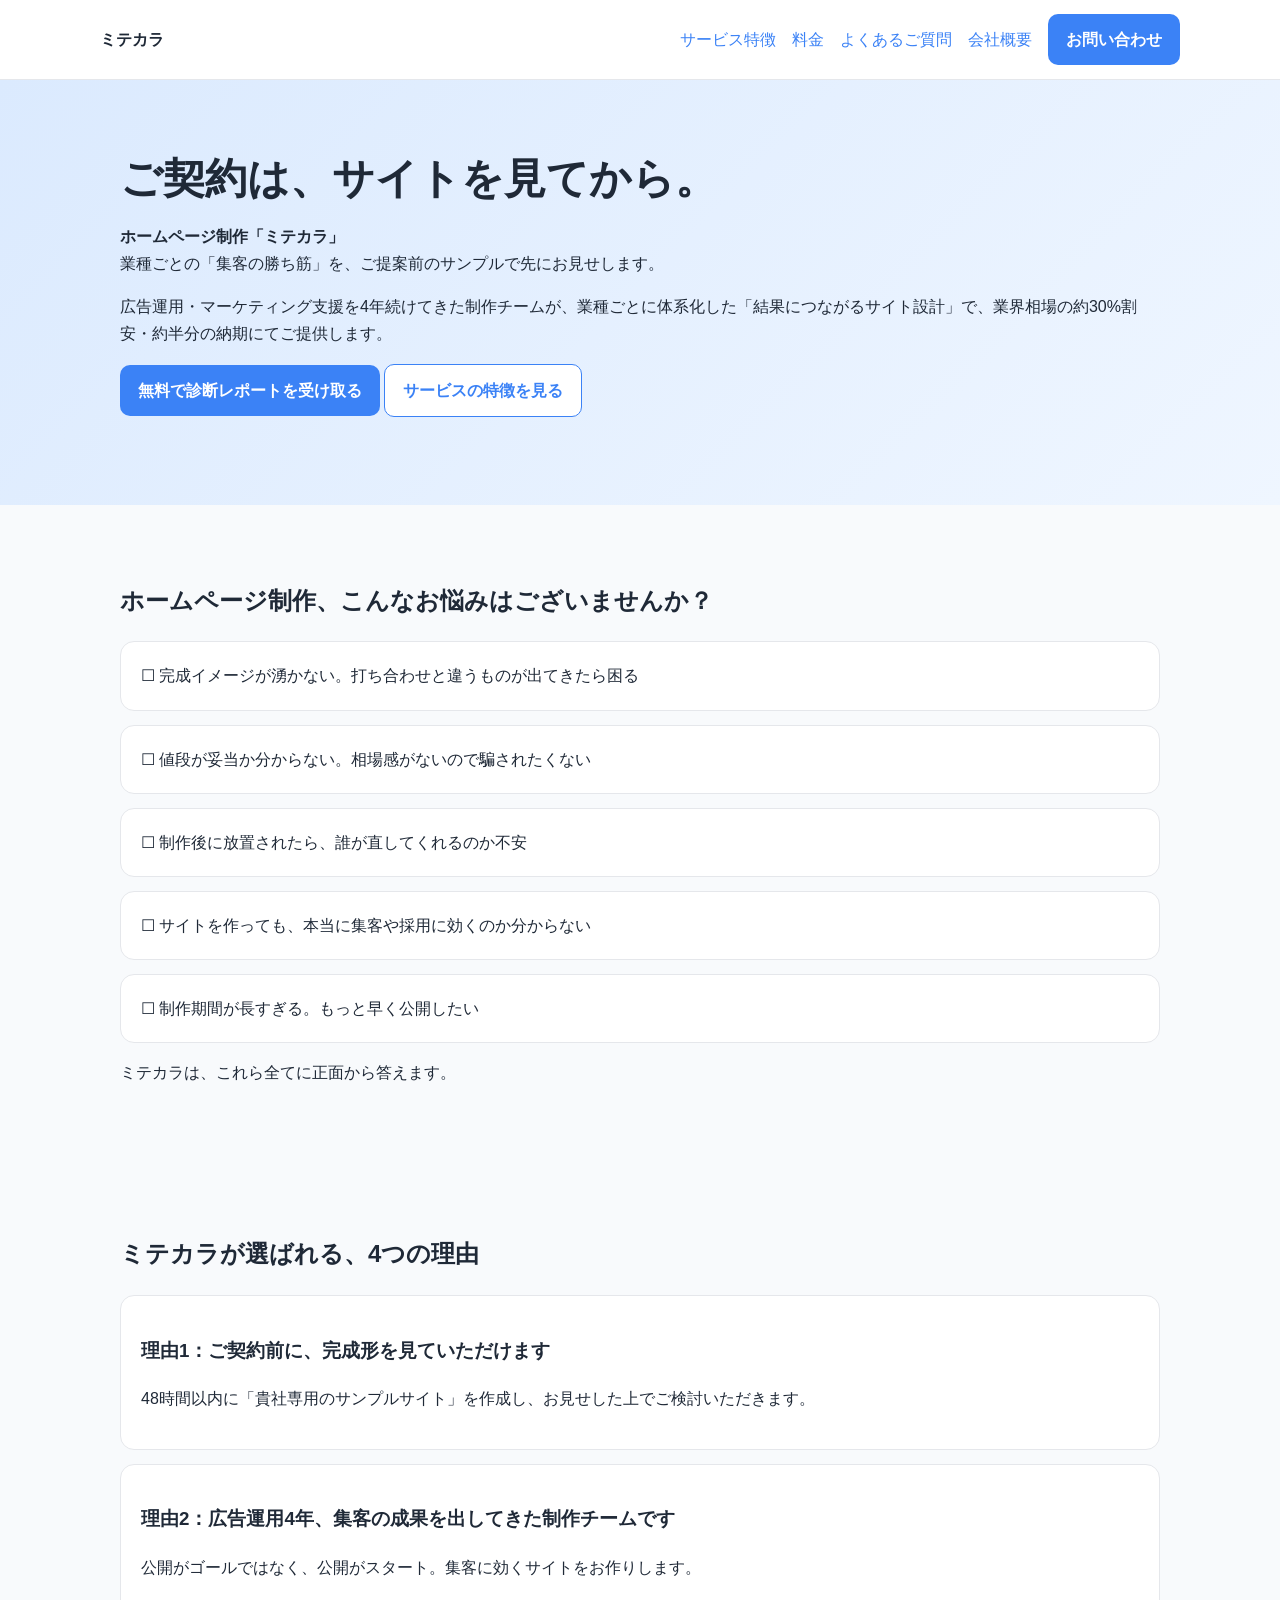
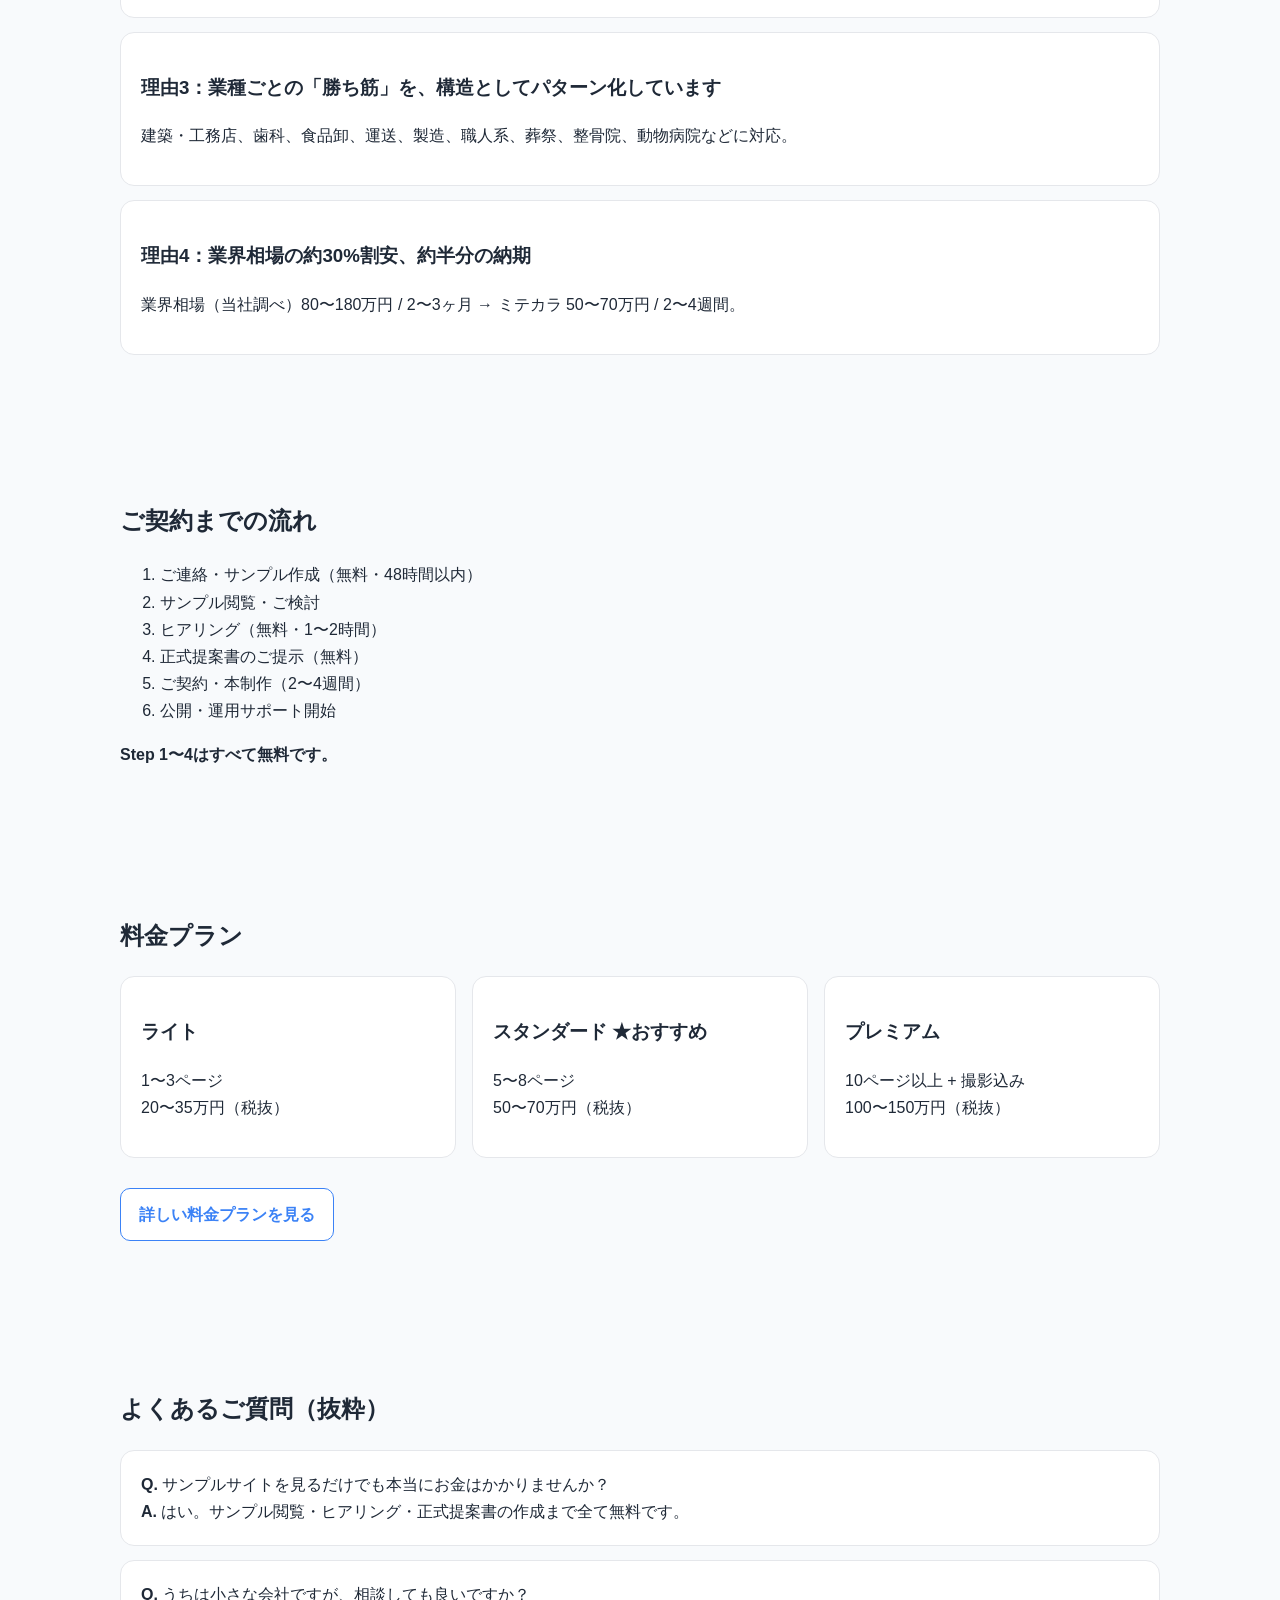
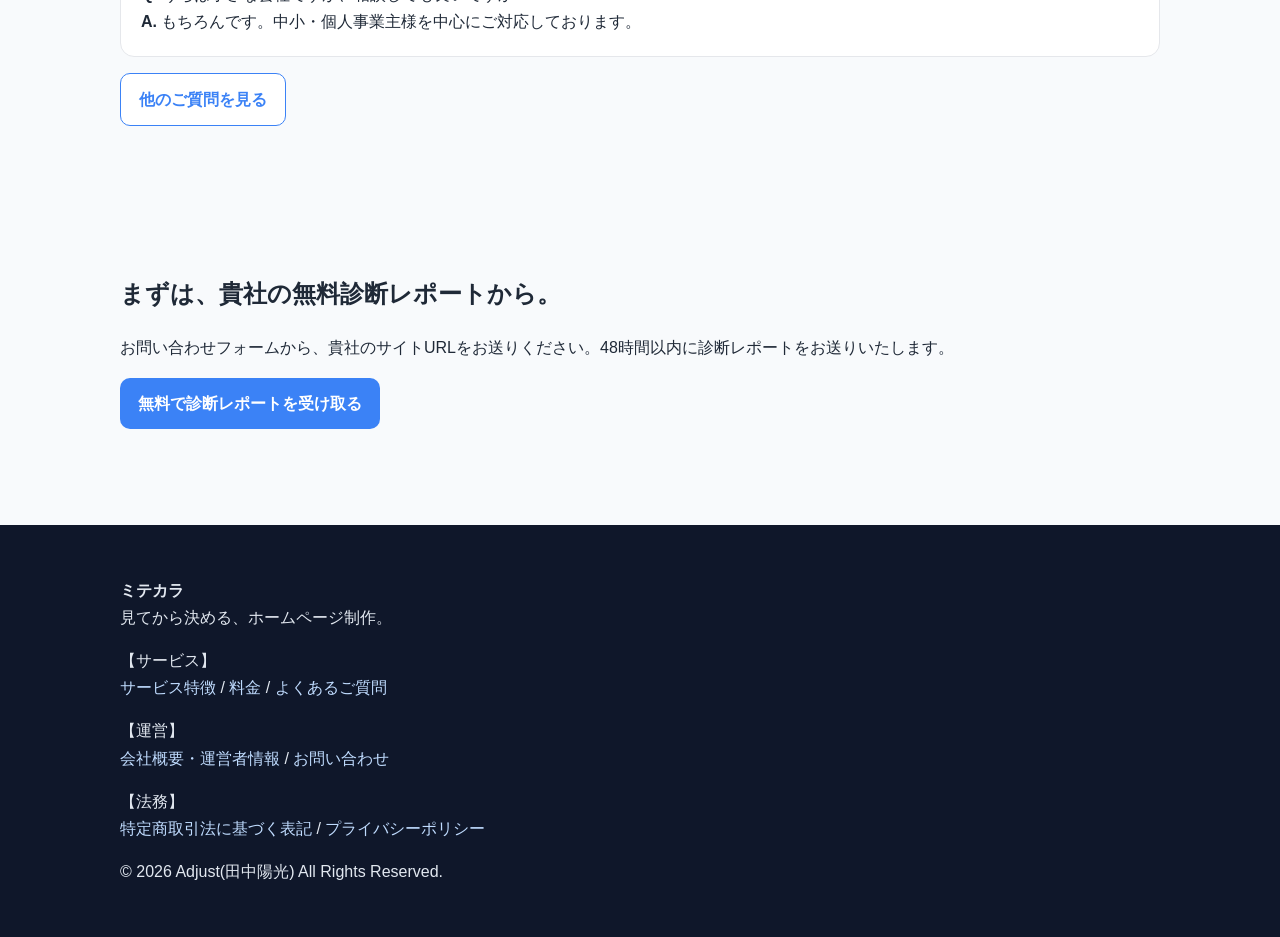
<file: index.html>
<!doctype html><html lang="ja"><head><meta charset="UTF-8"><meta name="viewport" content="width=device-width,initial-scale=1"><title>ミテカラ | 見てから決めるホームページ制作</title><link rel="stylesheet" href="/styles.css"></head><body>
<header><div class="container nav"><div class="logo">ミテカラ</div><nav class="nav-links"><a href="/#features">サービス特徴</a><a href="/pricing.html">料金</a><a href="/faq.html">よくあるご質問</a><a href="/about.html">会社概要</a><a class="btn" href="/contact/index.html">お問い合わせ</a></nav></div></header>
<main>
<section class="hero"><div class="container"><h1>ご契約は、サイトを見てから。</h1><p><strong>ホームページ制作「ミテカラ」</strong><br>業種ごとの「集客の勝ち筋」を、ご提案前のサンプルで先にお見せします。</p><p>広告運用・マーケティング支援を4年続けてきた制作チームが、業種ごとに体系化した「結果につながるサイト設計」で、業界相場の約30%割安・約半分の納期にてご提供します。</p><p><a class="btn" href="/contact/index.html?type=diagnosis">無料で診断レポートを受け取る</a> <a class="btn secondary" href="#features">サービスの特徴を見る</a></p></div></section>
<section><div class="container"><h2>ホームページ制作、こんなお悩みはございませんか？</h2><div class="card">☐ 完成イメージが湧かない。打ち合わせと違うものが出てきたら困る</div><div class="card">☐ 値段が妥当か分からない。相場感がないので騙されたくない</div><div class="card">☐ 制作後に放置されたら、誰が直してくれるのか不安</div><div class="card">☐ サイトを作っても、本当に集客や採用に効くのか分からない</div><div class="card">☐ 制作期間が長すぎる。もっと早く公開したい</div><p>ミテカラは、これら全てに正面から答えます。</p></div></section>
<section id="features"><div class="container"><h2>ミテカラが選ばれる、4つの理由</h2><div class="card"><h3>理由1：ご契約前に、完成形を見ていただけます</h3><p>48時間以内に「貴社専用のサンプルサイト」を作成し、お見せした上でご検討いただきます。</p></div><div class="card"><h3>理由2：広告運用4年、集客の成果を出してきた制作チームです</h3><p>公開がゴールではなく、公開がスタート。集客に効くサイトをお作りします。</p></div><div class="card"><h3>理由3：業種ごとの「勝ち筋」を、構造としてパターン化しています</h3><p>建築・工務店、歯科、食品卸、運送、製造、職人系、葬祭、整骨院、動物病院などに対応。</p></div><div class="card"><h3>理由4：業界相場の約30%割安、約半分の納期</h3><p>業界相場（当社調べ）80〜180万円 / 2〜3ヶ月 → ミテカラ 50〜70万円 / 2〜4週間。</p></div></div></section>
<section><div class="container"><h2>ご契約までの流れ</h2><ol><li>ご連絡・サンプル作成（無料・48時間以内）</li><li>サンプル閲覧・ご検討</li><li>ヒアリング（無料・1〜2時間）</li><li>正式提案書のご提示（無料）</li><li>ご契約・本制作（2〜4週間）</li><li>公開・運用サポート開始</li></ol><p><strong>Step 1〜4はすべて無料です。</strong></p></div></section>
<section><div class="container"><h2>料金プラン</h2><div class="grid-3"><div class="card"><h3>ライト</h3><p>1〜3ページ<br>20〜35万円（税抜）</p></div><div class="card"><h3>スタンダード ★おすすめ</h3><p>5〜8ページ<br>50〜70万円（税抜）</p></div><div class="card"><h3>プレミアム</h3><p>10ページ以上 + 撮影込み<br>100〜150万円（税抜）</p></div></div><p><a class="btn secondary" href="/pricing.html">詳しい料金プランを見る</a></p></div></section>
<section><div class="container"><h2>よくあるご質問（抜粋）</h2><div class="card"><strong>Q.</strong> サンプルサイトを見るだけでも本当にお金はかかりませんか？<br><strong>A.</strong> はい。サンプル閲覧・ヒアリング・正式提案書の作成まで全て無料です。</div><div class="card"><strong>Q.</strong> うちは小さな会社ですが、相談しても良いですか？<br><strong>A.</strong> もちろんです。中小・個人事業主様を中心にご対応しております。</div><p><a class="btn secondary" href="/faq.html">他のご質問を見る</a></p></div></section>
<section><div class="container"><h2>まずは、貴社の無料診断レポートから。</h2><p>お問い合わせフォームから、貴社のサイトURLをお送りください。48時間以内に診断レポートをお送りいたします。</p><a class="btn" href="/contact/index.html?type=diagnosis">無料で診断レポートを受け取る</a></div></section>
</main>
<footer><div class="container"><p><strong>ミテカラ</strong><br>見てから決める、ホームページ制作。</p><p>【サービス】<br><a href="/#features">サービス特徴</a> / <a href="/pricing.html">料金</a> / <a href="/faq.html">よくあるご質問</a></p><p>【運営】<br><a href="/about.html">会社概要・運営者情報</a> / <a href="/contact/index.html">お問い合わせ</a></p><p>【法務】<br><a href="/legal/tokutei.html">特定商取引法に基づく表記</a> / <a href="/legal/privacy.html">プライバシーポリシー</a></p><p>© 2026 Adjust(田中陽光) All Rights Reserved.</p></div></footer>
</body></html>
</file>
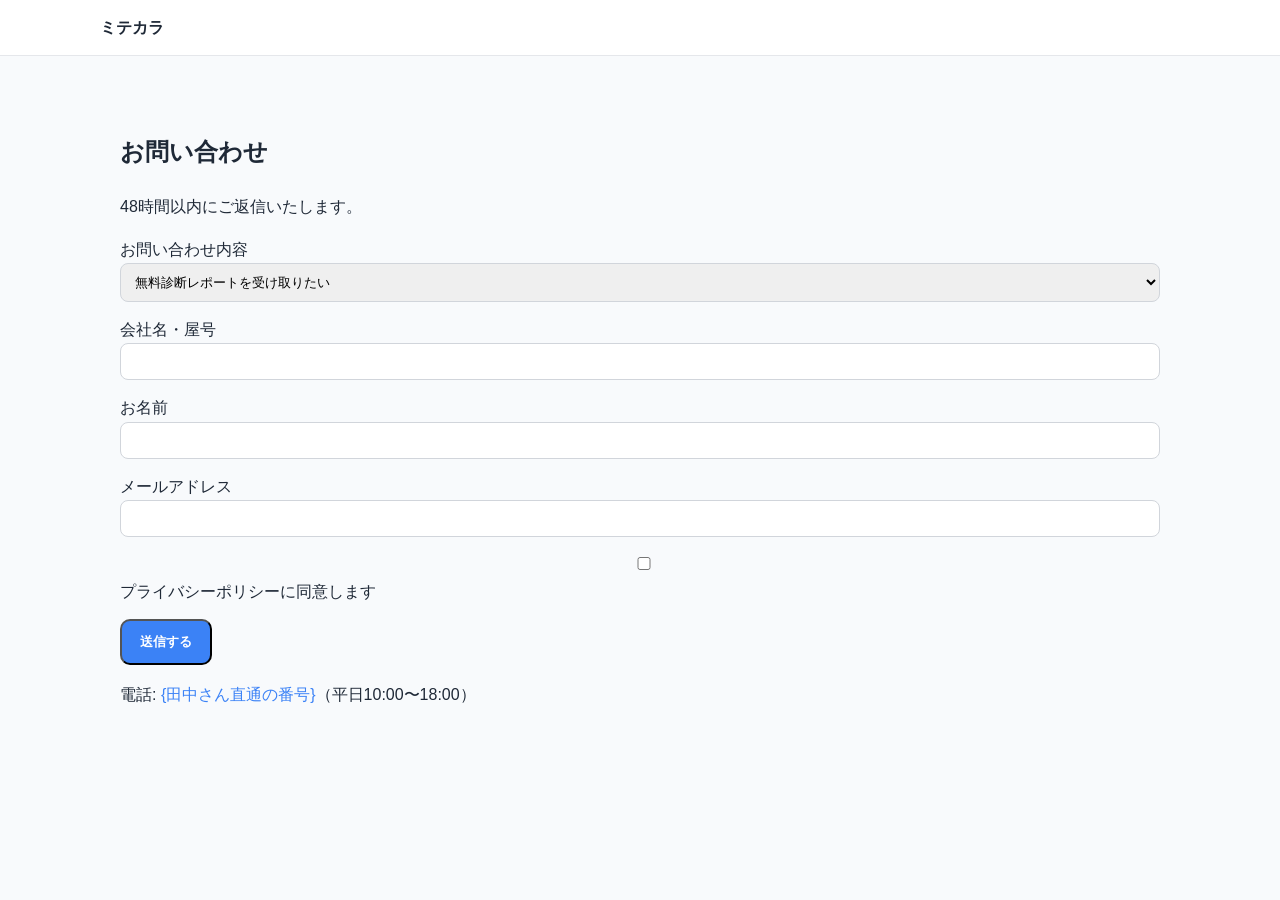
<file: contact/index.html>
<!doctype html><html lang="ja"><head><meta charset="UTF-8"><meta name="viewport" content="width=device-width,initial-scale=1"><title>お問い合わせ | ミテカラ</title><link rel="stylesheet" href="/styles.css"></head><body><header><div class="container nav"><div class="logo">ミテカラ</div></div></header><main class="container"><section><h1>お問い合わせ</h1><p>48時間以内にご返信いたします。</p><form action="/contact/thanks.html"><div class="row"><label>お問い合わせ内容</label><select><option>無料診断レポートを受け取りたい</option><option>サンプルサイトを作ってほしい</option><option>お見積りを依頼したい</option><option>サービス内容について質問したい</option><option>その他</option></select></div><div class="row"><label>会社名・屋号</label><input required></div><div class="row"><label>お名前</label><input required></div><div class="row"><label>メールアドレス</label><input type="email" required></div><div class="row"><label><input type="checkbox" required> プライバシーポリシーに同意します</label></div><button class="btn" type="submit">送信する</button></form><p>電話: <a href="tel:{田中さん直通の番号}">{田中さん直通の番号}</a>（平日10:00〜18:00）</p></section></main></body></html>
</file>
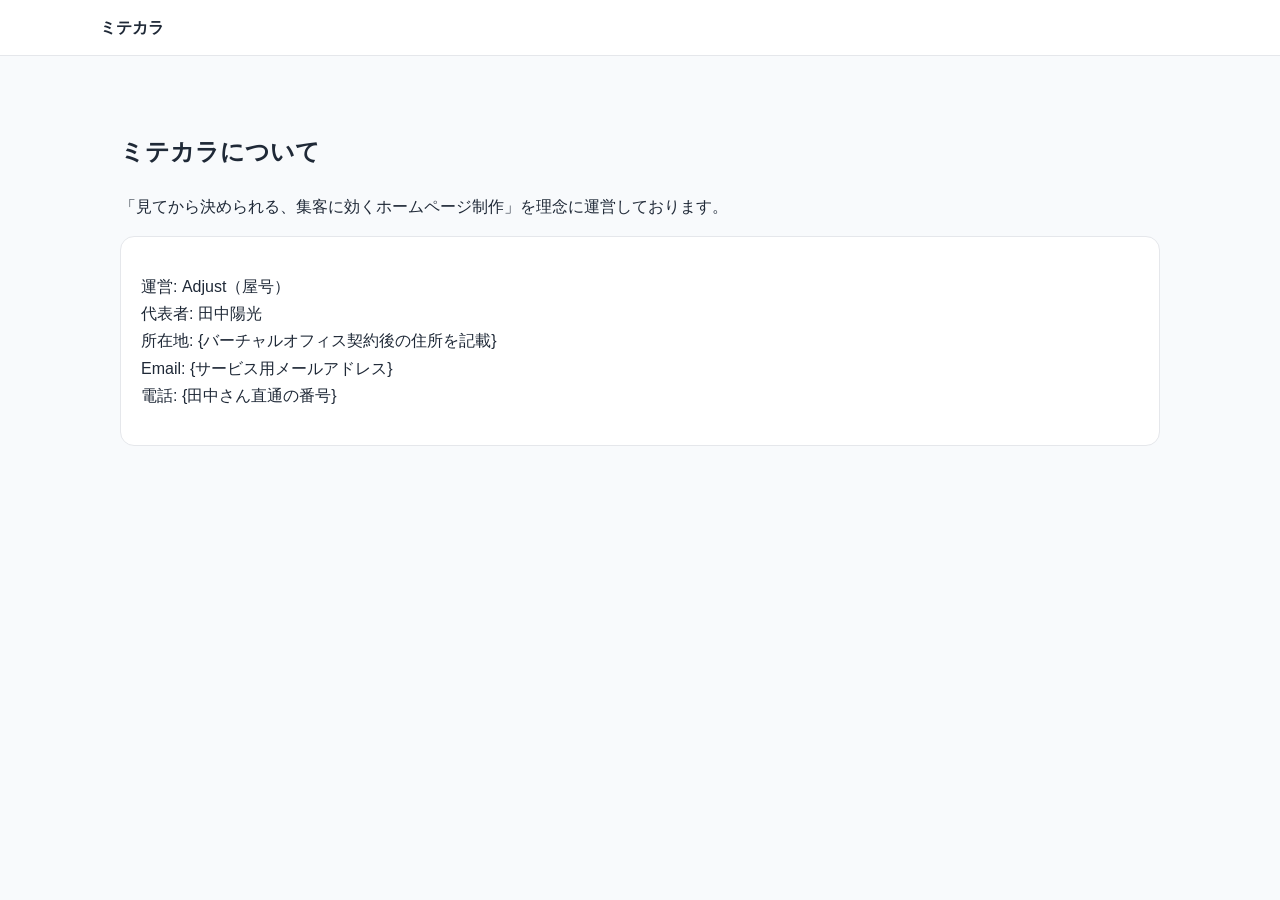
<file: about.html>
<!doctype html><html lang="ja"><head><meta charset="UTF-8"><meta name="viewport" content="width=device-width,initial-scale=1"><title>会社概要 | ミテカラ</title><link rel="stylesheet" href="/styles.css"></head><body><header><div class="container nav"><div class="logo">ミテカラ</div></div></header><main class="container"><section><h1>ミテカラについて</h1><p>「見てから決められる、集客に効くホームページ制作」を理念に運営しております。</p><div class="card"><p>運営: Adjust（屋号）<br>代表者: 田中陽光<br>所在地: {バーチャルオフィス契約後の住所を記載}<br>Email: {サービス用メールアドレス}<br>電話: {田中さん直通の番号}</p></div></section></main></body></html>
</file>
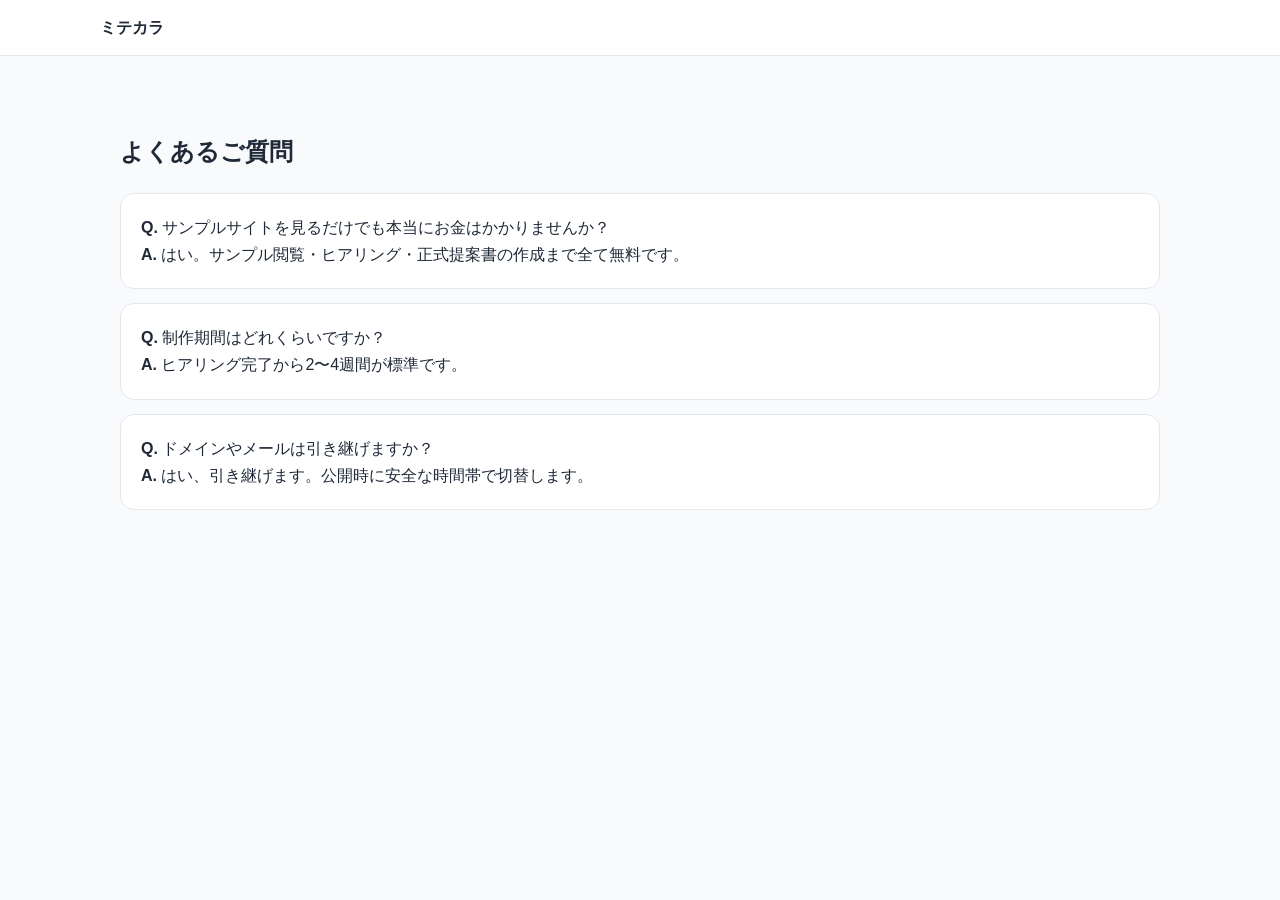
<file: faq.html>
<!doctype html><html lang="ja"><head><meta charset="UTF-8"><meta name="viewport" content="width=device-width,initial-scale=1"><title>よくあるご質問 | ミテカラ</title><link rel="stylesheet" href="/styles.css"></head><body><header><div class="container nav"><div class="logo">ミテカラ</div></div></header><main class="container"><section><h1>よくあるご質問</h1><div class="card"><strong>Q.</strong> サンプルサイトを見るだけでも本当にお金はかかりませんか？<br><strong>A.</strong> はい。サンプル閲覧・ヒアリング・正式提案書の作成まで全て無料です。</div><div class="card"><strong>Q.</strong> 制作期間はどれくらいですか？<br><strong>A.</strong> ヒアリング完了から2〜4週間が標準です。</div><div class="card"><strong>Q.</strong> ドメインやメールは引き継げますか？<br><strong>A.</strong> はい、引き継げます。公開時に安全な時間帯で切替します。</div></section></main></body></html>
</file>
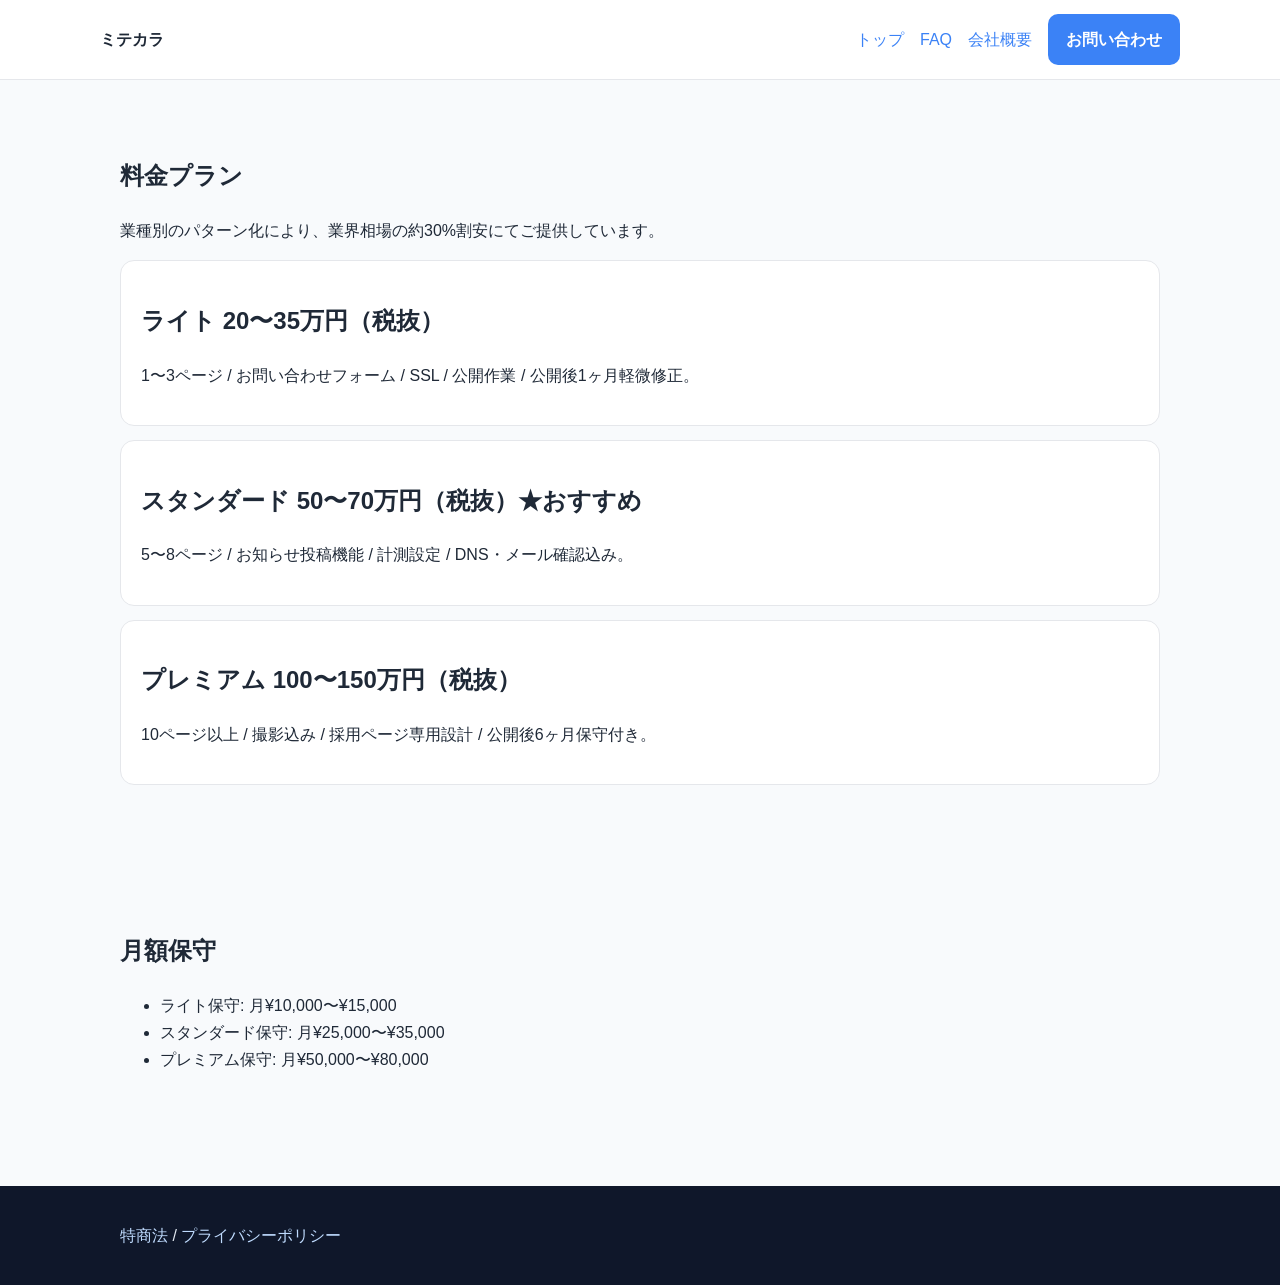
<file: pricing.html>
<!doctype html><html lang="ja"><head><meta charset="UTF-8"><meta name="viewport" content="width=device-width,initial-scale=1"><title>料金プラン | ミテカラ</title><link rel="stylesheet" href="/styles.css"></head><body>
<header><div class="container nav"><div class="logo">ミテカラ</div><nav class="nav-links"><a href="/">トップ</a><a href="/faq.html">FAQ</a><a href="/about.html">会社概要</a><a class="btn" href="/contact/index.html">お問い合わせ</a></nav></div></header>
<main class="container"><section><h1>料金プラン</h1><p>業種別のパターン化により、業界相場の約30%割安にてご提供しています。</p><div class="card"><h2>ライト 20〜35万円（税抜）</h2><p>1〜3ページ / お問い合わせフォーム / SSL / 公開作業 / 公開後1ヶ月軽微修正。</p></div><div class="card"><h2>スタンダード 50〜70万円（税抜）★おすすめ</h2><p>5〜8ページ / お知らせ投稿機能 / 計測設定 / DNS・メール確認込み。</p></div><div class="card"><h2>プレミアム 100〜150万円（税抜）</h2><p>10ページ以上 / 撮影込み / 採用ページ専用設計 / 公開後6ヶ月保守付き。</p></div></section><section><h2>月額保守</h2><ul><li>ライト保守: 月¥10,000〜¥15,000</li><li>スタンダード保守: 月¥25,000〜¥35,000</li><li>プレミアム保守: 月¥50,000〜¥80,000</li></ul></section></main>
<footer><div class="container"><a href="/legal/tokutei.html">特商法</a> / <a href="/legal/privacy.html">プライバシーポリシー</a></div></footer>
</body></html>
</file>
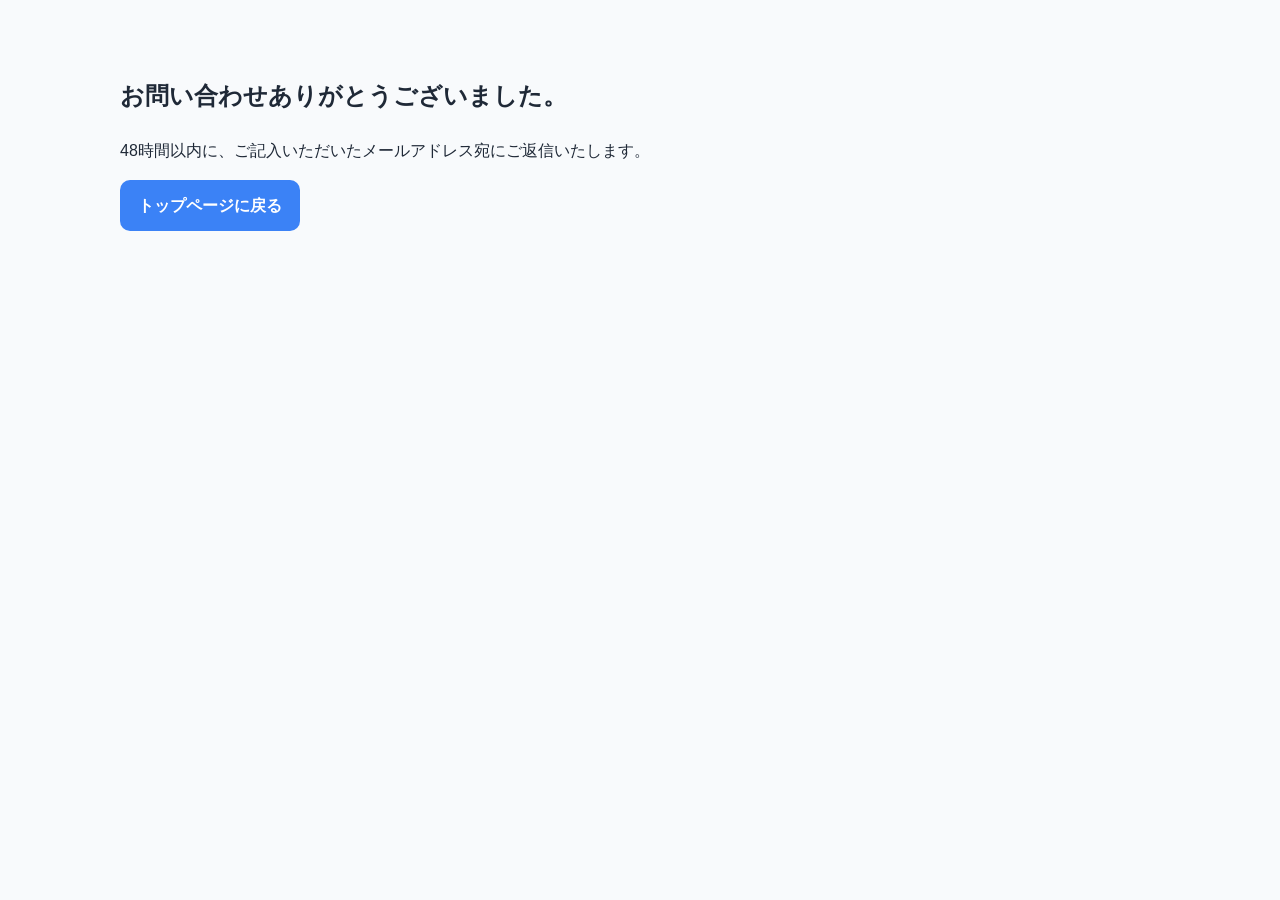
<file: contact/thanks.html>
<!doctype html><html lang="ja"><head><meta charset="UTF-8"><meta name="viewport" content="width=device-width,initial-scale=1"><title>送信完了 | ミテカラ</title><link rel="stylesheet" href="/styles.css"></head><body><main class="container"><section><h1>お問い合わせありがとうございました。</h1><p>48時間以内に、ご記入いただいたメールアドレス宛にご返信いたします。</p><p><a class="btn" href="/">トップページに戻る</a></p></section></main></body></html>
</file>
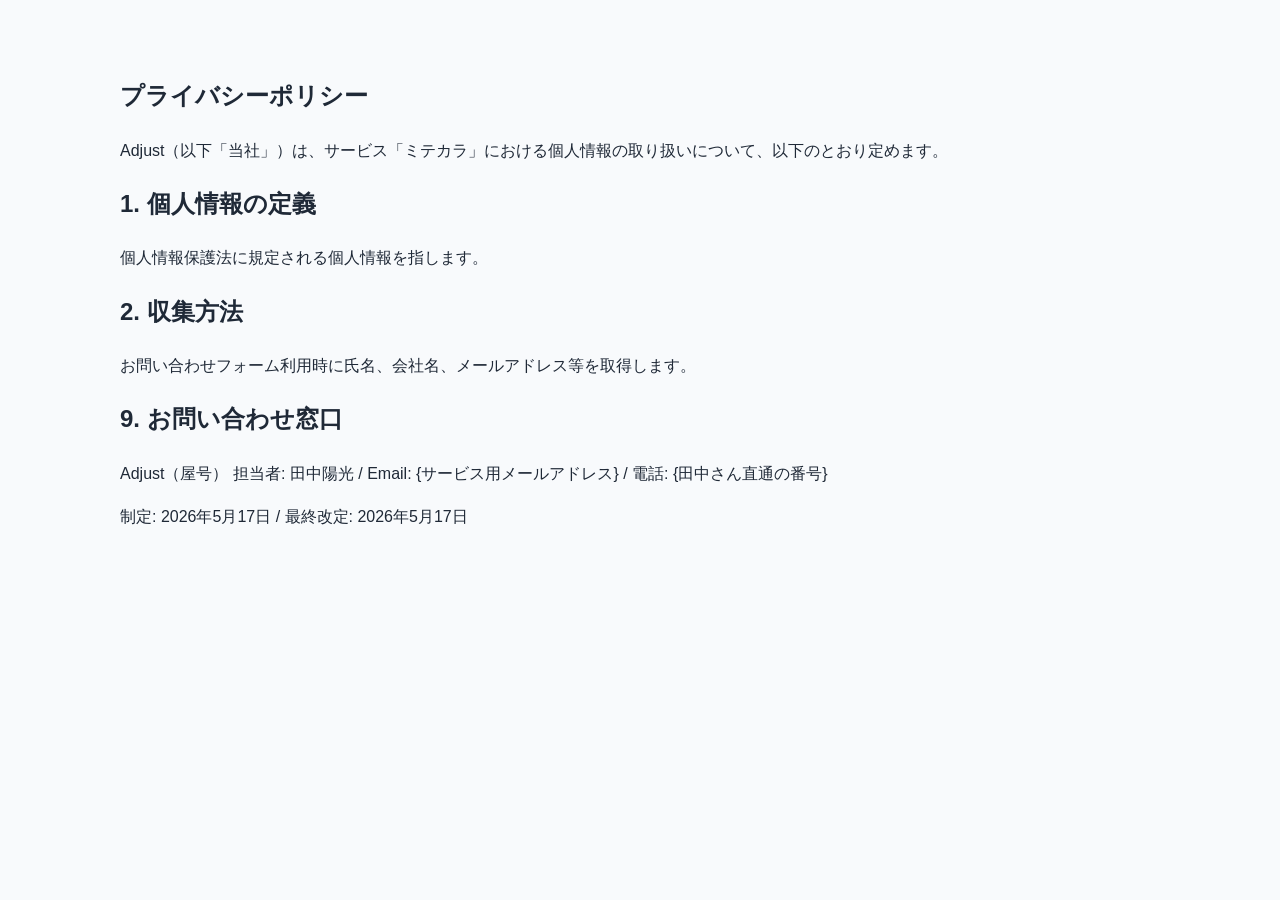
<file: legal/privacy.html>
<!doctype html><html lang="ja"><head><meta charset="UTF-8"><meta name="viewport" content="width=device-width,initial-scale=1"><title>プライバシーポリシー | ミテカラ</title><link rel="stylesheet" href="/styles.css"></head><body><main class="container"><section><h1>プライバシーポリシー</h1><p>Adjust（以下「当社」）は、サービス「ミテカラ」における個人情報の取り扱いについて、以下のとおり定めます。</p><h2>1. 個人情報の定義</h2><p>個人情報保護法に規定される個人情報を指します。</p><h2>2. 収集方法</h2><p>お問い合わせフォーム利用時に氏名、会社名、メールアドレス等を取得します。</p><h2>9. お問い合わせ窓口</h2><p>Adjust（屋号） 担当者: 田中陽光 / Email: {サービス用メールアドレス} / 電話: {田中さん直通の番号}</p><p>制定: 2026年5月17日 / 最終改定: 2026年5月17日</p></section></main></body></html>
</file>
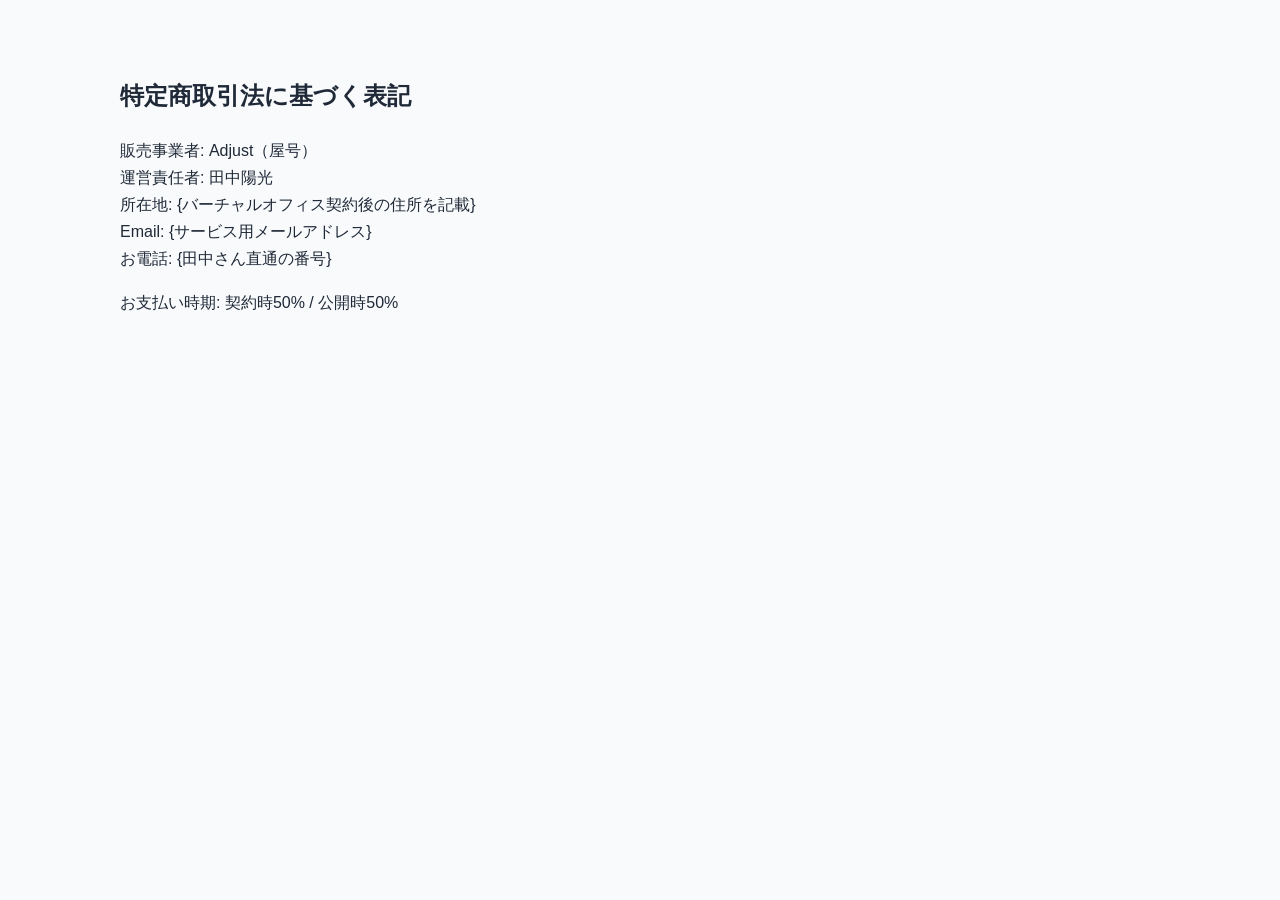
<file: legal/tokutei.html>
<!doctype html><html lang="ja"><head><meta charset="UTF-8"><meta name="viewport" content="width=device-width,initial-scale=1"><title>特定商取引法に基づく表記 | ミテカラ</title><link rel="stylesheet" href="/styles.css"></head><body><main class="container"><section><h1>特定商取引法に基づく表記</h1><p>販売事業者: Adjust（屋号）<br>運営責任者: 田中陽光<br>所在地: {バーチャルオフィス契約後の住所を記載}<br>Email: {サービス用メールアドレス}<br>お電話: {田中さん直通の番号}</p><p>お支払い時期: 契約時50% / 公開時50%</p></section></main></body></html>
</file>
<file: styles.css>
:root {--primary:#3B82F6;--accent:#10B981;--text:#1f2937;--muted:#6b7280;--bg:#f8fafc;}
*{box-sizing:border-box} body{margin:0;font-family:"Yu Gothic","Hiragino Kaku Gothic ProN",sans-serif;color:var(--text);line-height:1.7;background:var(--bg)}
a{color:var(--primary);text-decoration:none} .container{max-width:1080px;margin:0 auto;padding:0 20px}
header{position:sticky;top:0;background:#fff;border-bottom:1px solid #e5e7eb;z-index:10}
.nav{display:flex;justify-content:space-between;align-items:center;padding:14px 0}.logo{font-weight:700;color:var(--text)}
.nav-links{display:flex;gap:16px;align-items:center;flex-wrap:wrap}.btn{display:inline-block;background:var(--primary);color:#fff;padding:12px 18px;border-radius:10px;font-weight:700}
.btn.secondary{background:#fff;color:var(--primary);border:1px solid var(--primary)}
.hero{background:linear-gradient(135deg,#dbeafe,#eff6ff);padding:72px 0}.hero h1{font-size:42px;line-height:1.3;margin:0 0 12px}
section{padding:56px 0}.card{background:#fff;border:1px solid #e5e7eb;border-radius:14px;padding:20px;margin-bottom:14px}
.grid-2{display:grid;grid-template-columns:repeat(2,minmax(0,1fr));gap:16px}.grid-3{display:grid;grid-template-columns:repeat(3,minmax(0,1fr));gap:16px}
footer{background:#0f172a;color:#e2e8f0;padding:36px 0;margin-top:40px} footer a{color:#bfdbfe}
.table{width:100%;border-collapse:collapse;background:#fff}.table th,.table td{border:1px solid #e5e7eb;padding:10px;text-align:left}
form .row{margin-bottom:14px} input,select,textarea{width:100%;padding:10px;border:1px solid #d1d5db;border-radius:8px}
@media (max-width:768px){.hero h1{font-size:32px}.grid-2,.grid-3{grid-template-columns:1fr}.nav{flex-direction:column;align-items:flex-start;gap:10px}}
</file>
